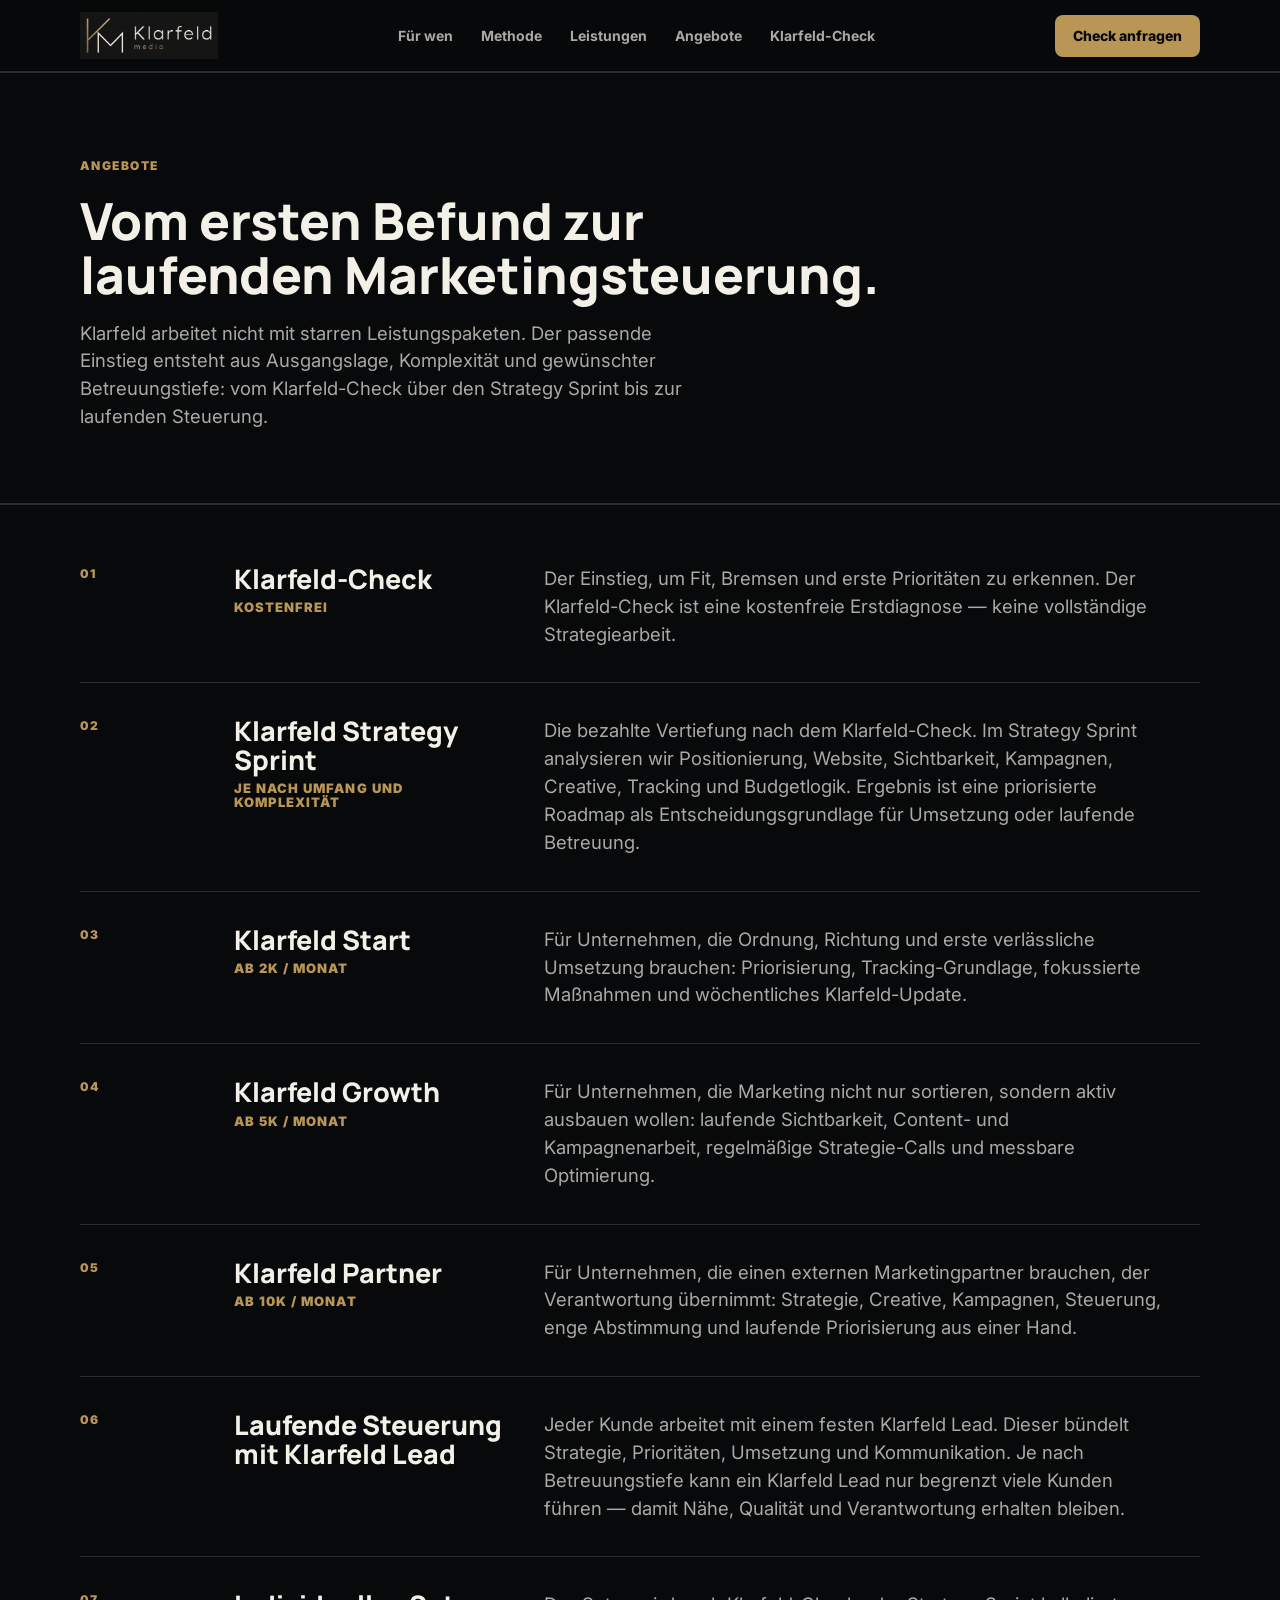
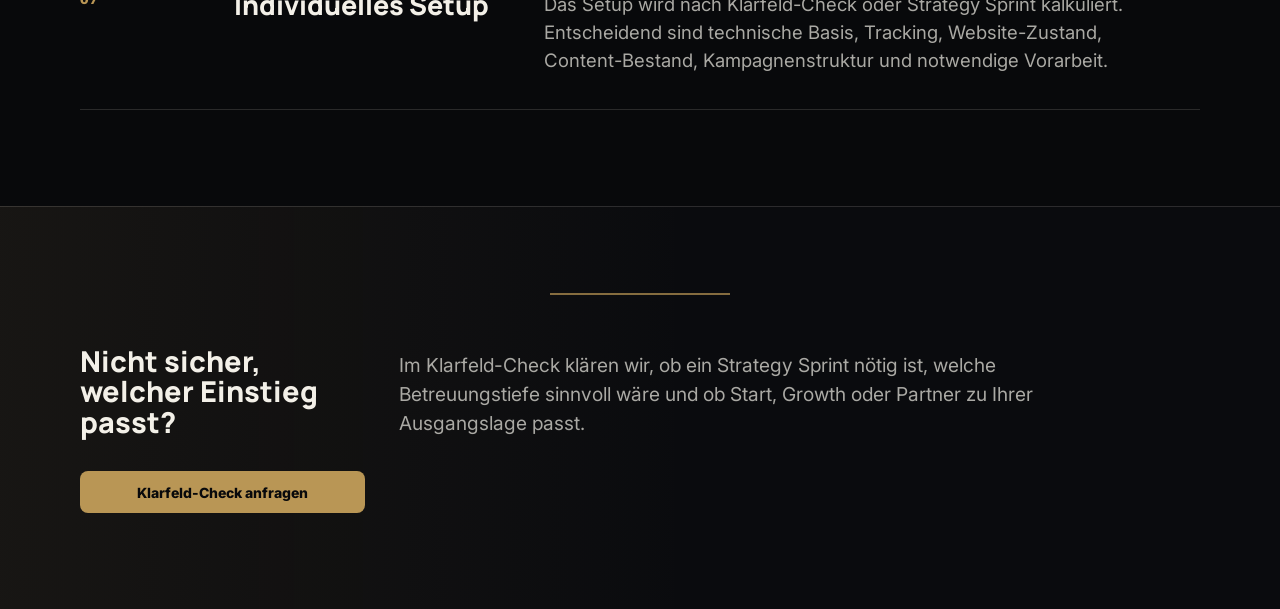
<file: angebote.html>
<!doctype html>
<html lang="de">
  <head>
    <meta charset="utf-8">
    <meta name="viewport" content="width=device-width, initial-scale=1">
    <meta name="description" content="Klarfeld bietet Klarfeld-Check, Strategy Sprint und laufende Betreuung für Unternehmen, die Marketing zentral, transparent und wirksam steuern wollen.">
    <title>Angebote | Klarfeld media</title>
    <link rel="icon" type="image/png" href="assets/klarfeld-media-logo.png">
    <link rel="preconnect" href="https://fonts.googleapis.com">
    <link rel="preconnect" href="https://fonts.gstatic.com" crossorigin>
    <link href="https://fonts.googleapis.com/css2?family=Inter:wght@400;500;600;700;800;900&family=Manrope:wght@600;700;800&display=swap" rel="stylesheet">
    <link rel="stylesheet" href="style.css">
  </head>
  <body>
    <header class="site-header">
      <a class="brand" href="index.html#top" aria-label="Klarfeld Startseite"><img class="brand-logo" src="assets/klarfeld-media-logo.png" width="753" height="258" alt="Klarfeld media"></a>
      <nav class="main-nav" aria-label="Hauptnavigation"><a href="zielgruppen.html">Für wen</a><a href="methode.html">Methode</a><a href="leistungen.html">Leistungen</a><a href="angebote.html">Angebote</a><a href="index.html#kontakt">Klarfeld-Check</a></nav>
      <a class="header-cta" href="index.html#kontakt">Check anfragen</a>
      <button class="menu-toggle" type="button" aria-label="Navigation öffnen" aria-expanded="false" data-menu-toggle><span></span><span></span></button>
    </header>
    <main class="detail-page">
      <section class="detail-hero"><div class="container"><p class="section-label">Angebote</p><h1>Vom ersten Befund zur laufenden Marketingsteuerung.</h1><p class="lead">Klarfeld arbeitet nicht mit starren Leistungspaketen. Der passende Einstieg entsteht aus Ausgangslage, Komplexität und gewünschter Betreuungstiefe: vom Klarfeld-Check über den Strategy Sprint bis zur laufenden Steuerung.</p></div></section>
      <section class="detail-list"><div class="container">
        <article id="klarfeld-check"><span>01</span><h2>Klarfeld-Check <small>kostenfrei</small></h2><p>Der Einstieg, um Fit, Bremsen und erste Prioritäten zu erkennen. Der Klarfeld-Check ist eine kostenfreie Erstdiagnose — keine vollständige Strategiearbeit.</p></article>
        <article id="strategy-sprint"><span>02</span><h2>Klarfeld Strategy Sprint <small>je nach Umfang und Komplexität</small></h2><p>Die bezahlte Vertiefung nach dem Klarfeld-Check. Im Strategy Sprint analysieren wir Positionierung, Website, Sichtbarkeit, Kampagnen, Creative, Tracking und Budgetlogik. Ergebnis ist eine priorisierte Roadmap als Entscheidungsgrundlage für Umsetzung oder laufende Betreuung.</p></article>
        <article id="klarfeld-start"><span>03</span><h2>Klarfeld Start <small>ab 2k / Monat</small></h2><p>Für Unternehmen, die Ordnung, Richtung und erste verlässliche Umsetzung brauchen: Priorisierung, Tracking-Grundlage, fokussierte Maßnahmen und wöchentliches Klarfeld-Update.</p></article>
        <article id="klarfeld-growth"><span>04</span><h2>Klarfeld Growth <small>ab 5k / Monat</small></h2><p>Für Unternehmen, die Marketing nicht nur sortieren, sondern aktiv ausbauen wollen: laufende Sichtbarkeit, Content- und Kampagnenarbeit, regelmäßige Strategie-Calls und messbare Optimierung.</p></article>
        <article id="klarfeld-partner"><span>05</span><h2>Klarfeld Partner <small>ab 10k / Monat</small></h2><p>Für Unternehmen, die einen externen Marketingpartner brauchen, der Verantwortung übernimmt: Strategie, Creative, Kampagnen, Steuerung, enge Abstimmung und laufende Priorisierung aus einer Hand.</p></article>
        <article id="klarfeld-lead"><span>06</span><h2>Laufende Steuerung mit Klarfeld Lead</h2><p>Jeder Kunde arbeitet mit einem festen Klarfeld Lead. Dieser bündelt Strategie, Prioritäten, Umsetzung und Kommunikation. Je nach Betreuungstiefe kann ein Klarfeld Lead nur begrenzt viele Kunden führen — damit Nähe, Qualität und Verantwortung erhalten bleiben.</p></article>
        <article id="setup"><span>07</span><h2>Individuelles Setup</h2><p>Das Setup wird nach Klarfeld-Check oder Strategy Sprint kalkuliert. Entscheidend sind technische Basis, Tracking, Website-Zustand, Content-Bestand, Kampagnenstruktur und notwendige Vorarbeit.</p></article>
      </div></section>
      <section class="detail-cta"><div class="container"><h2>Nicht sicher, welcher Einstieg passt?</h2><p>Im Klarfeld-Check klären wir, ob ein Strategy Sprint nötig ist, welche Betreuungstiefe sinnvoll wäre und ob Start, Growth oder Partner zu Ihrer Ausgangslage passt.</p><a class="btn btn-primary" href="index.html#kontakt">Klarfeld-Check anfragen</a></div></section>
    </main>
    <script src="script.js"></script>
  </body>
</html>
</file>
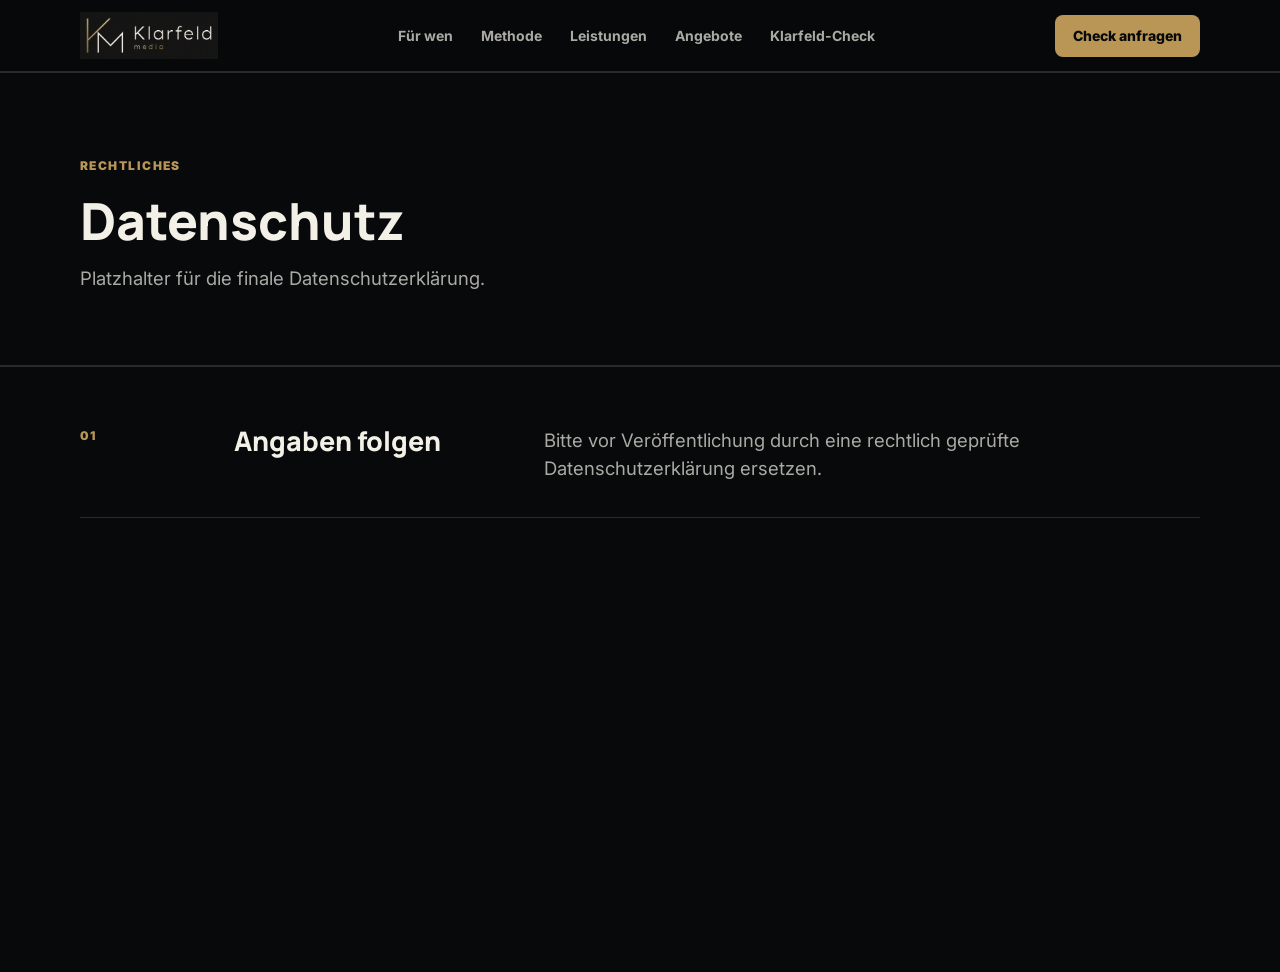
<file: datenschutz.html>
<!doctype html>
<html lang="de">
  <head>
    <meta charset="utf-8">
    <meta name="viewport" content="width=device-width, initial-scale=1">
    <meta name="robots" content="noindex">
    <title>Datenschutz | Klarfeld media</title>
    <link rel="icon" type="image/png" href="assets/klarfeld-media-logo.png">
    <link rel="preconnect" href="https://fonts.googleapis.com">
    <link rel="preconnect" href="https://fonts.gstatic.com" crossorigin>
    <link href="https://fonts.googleapis.com/css2?family=Inter:wght@400;500;600;700;800;900&family=Manrope:wght@600;700;800&display=swap" rel="stylesheet">
    <link rel="stylesheet" href="style.css">
  </head>
  <body>
    <header class="site-header">
      <a class="brand" href="index.html#top" aria-label="Klarfeld Startseite"><img class="brand-logo" src="assets/klarfeld-media-logo.png" width="753" height="258" alt="Klarfeld media"></a>
      <nav class="main-nav" aria-label="Hauptnavigation"><a href="zielgruppen.html">Für wen</a><a href="methode.html">Methode</a><a href="leistungen.html">Leistungen</a><a href="angebote.html">Angebote</a><a href="index.html#kontakt">Klarfeld-Check</a></nav>
      <a class="header-cta" href="index.html#kontakt">Check anfragen</a>
      <button class="menu-toggle" type="button" aria-label="Navigation öffnen" aria-expanded="false" data-menu-toggle><span></span><span></span></button>
    </header>
    <main class="detail-page">
      <section class="detail-hero"><div class="container"><p class="section-label">Rechtliches</p><h1>Datenschutz</h1><p class="lead">Platzhalter für die finale Datenschutzerklärung.</p></div></section>
      <section class="detail-list"><div class="container"><article><span>01</span><h2>Angaben folgen</h2><p>Bitte vor Veröffentlichung durch eine rechtlich geprüfte Datenschutzerklärung ersetzen.</p></article></div></section>
    </main>
    <script src="script.js"></script>
  </body>
</html>
</file>
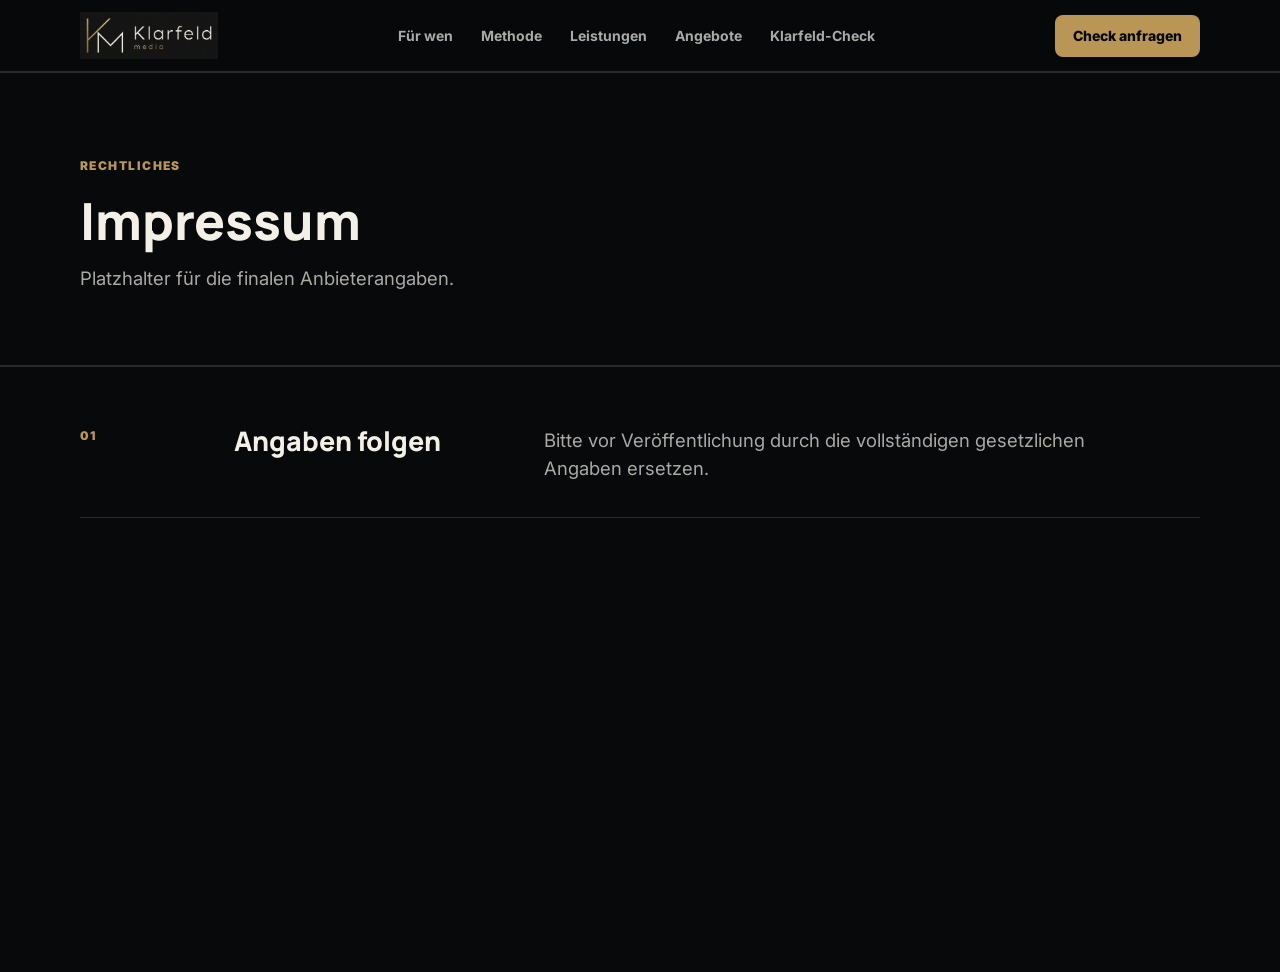
<file: impressum.html>
<!doctype html>
<html lang="de">
  <head>
    <meta charset="utf-8">
    <meta name="viewport" content="width=device-width, initial-scale=1">
    <meta name="robots" content="noindex">
    <title>Impressum | Klarfeld media</title>
    <link rel="icon" type="image/png" href="assets/klarfeld-media-logo.png">
    <link rel="preconnect" href="https://fonts.googleapis.com">
    <link rel="preconnect" href="https://fonts.gstatic.com" crossorigin>
    <link href="https://fonts.googleapis.com/css2?family=Inter:wght@400;500;600;700;800;900&family=Manrope:wght@600;700;800&display=swap" rel="stylesheet">
    <link rel="stylesheet" href="style.css">
  </head>
  <body>
    <header class="site-header">
      <a class="brand" href="index.html#top" aria-label="Klarfeld Startseite"><img class="brand-logo" src="assets/klarfeld-media-logo.png" width="753" height="258" alt="Klarfeld media"></a>
      <nav class="main-nav" aria-label="Hauptnavigation"><a href="zielgruppen.html">Für wen</a><a href="methode.html">Methode</a><a href="leistungen.html">Leistungen</a><a href="angebote.html">Angebote</a><a href="index.html#kontakt">Klarfeld-Check</a></nav>
      <a class="header-cta" href="index.html#kontakt">Check anfragen</a>
      <button class="menu-toggle" type="button" aria-label="Navigation öffnen" aria-expanded="false" data-menu-toggle><span></span><span></span></button>
    </header>
    <main class="detail-page">
      <section class="detail-hero"><div class="container"><p class="section-label">Rechtliches</p><h1>Impressum</h1><p class="lead">Platzhalter für die finalen Anbieterangaben.</p></div></section>
      <section class="detail-list"><div class="container"><article><span>01</span><h2>Angaben folgen</h2><p>Bitte vor Veröffentlichung durch die vollständigen gesetzlichen Angaben ersetzen.</p></article></div></section>
    </main>
    <script src="script.js"></script>
  </body>
</html>
</file>
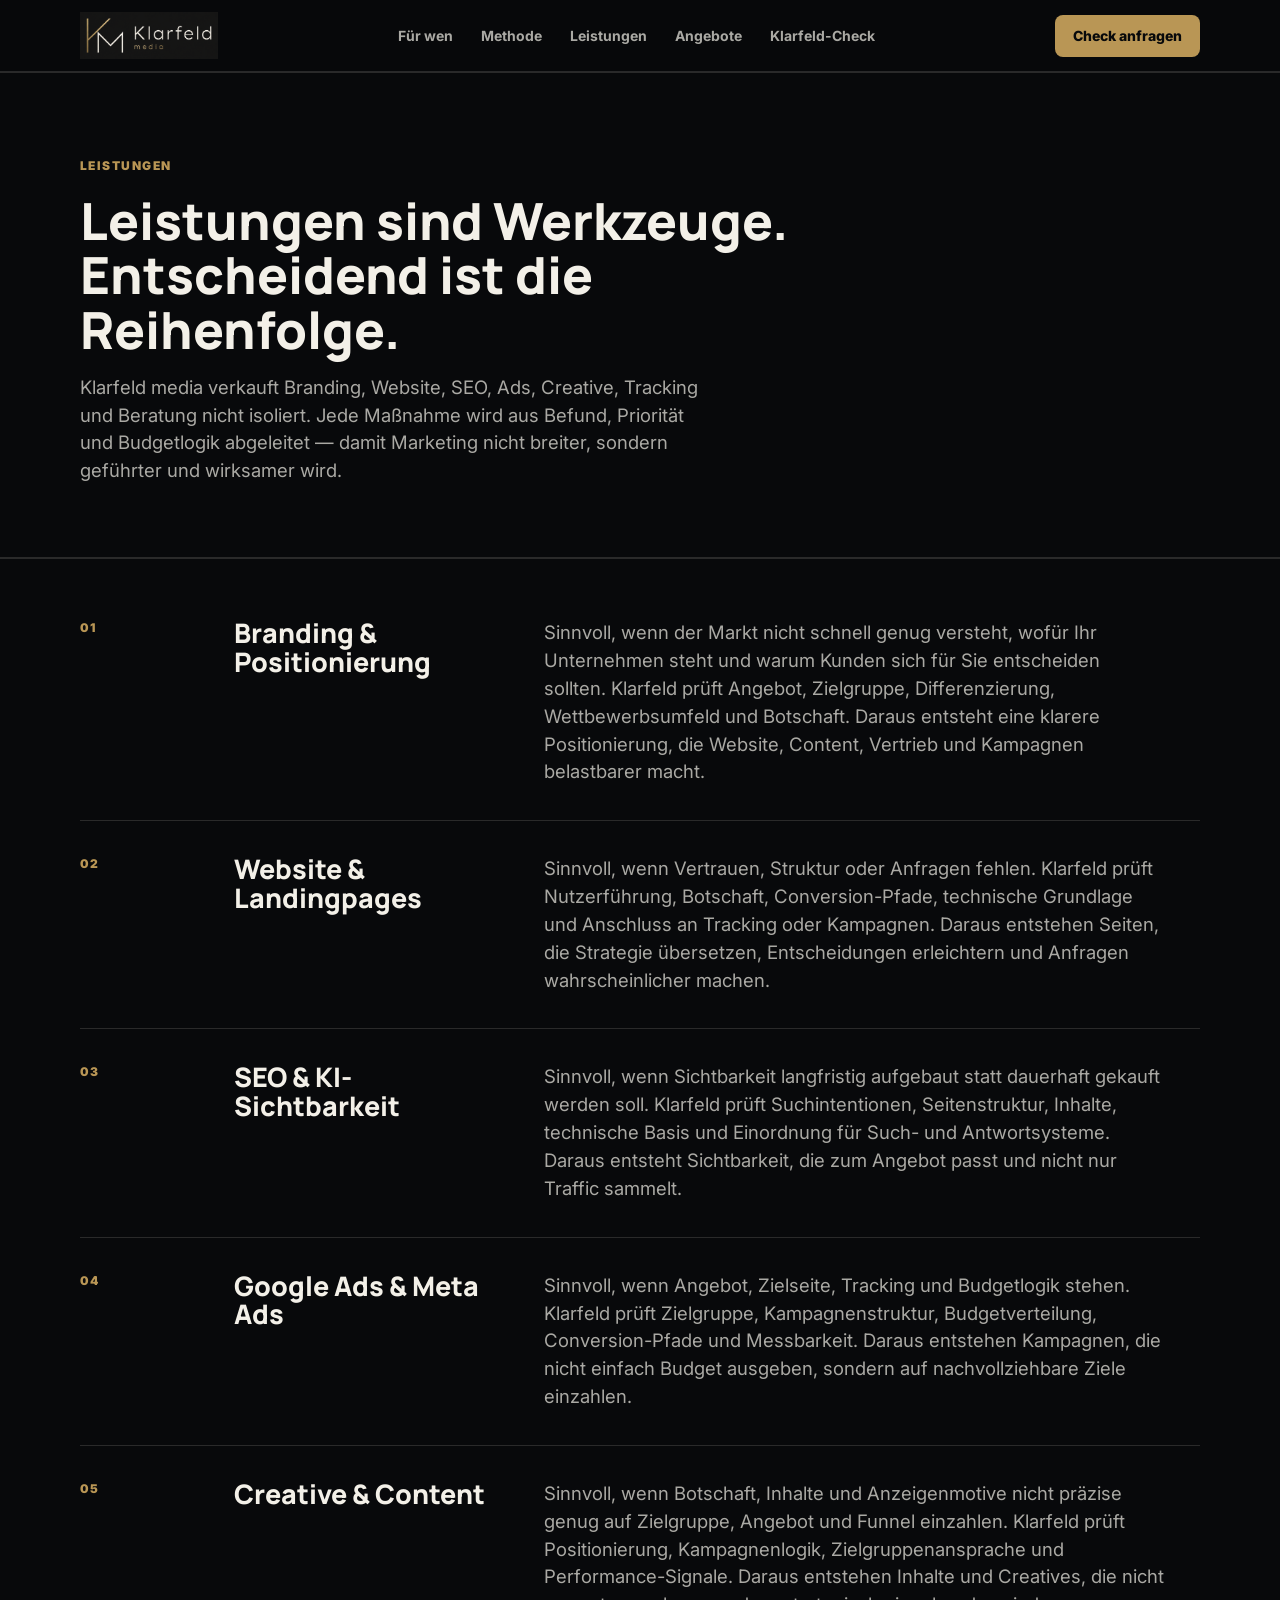
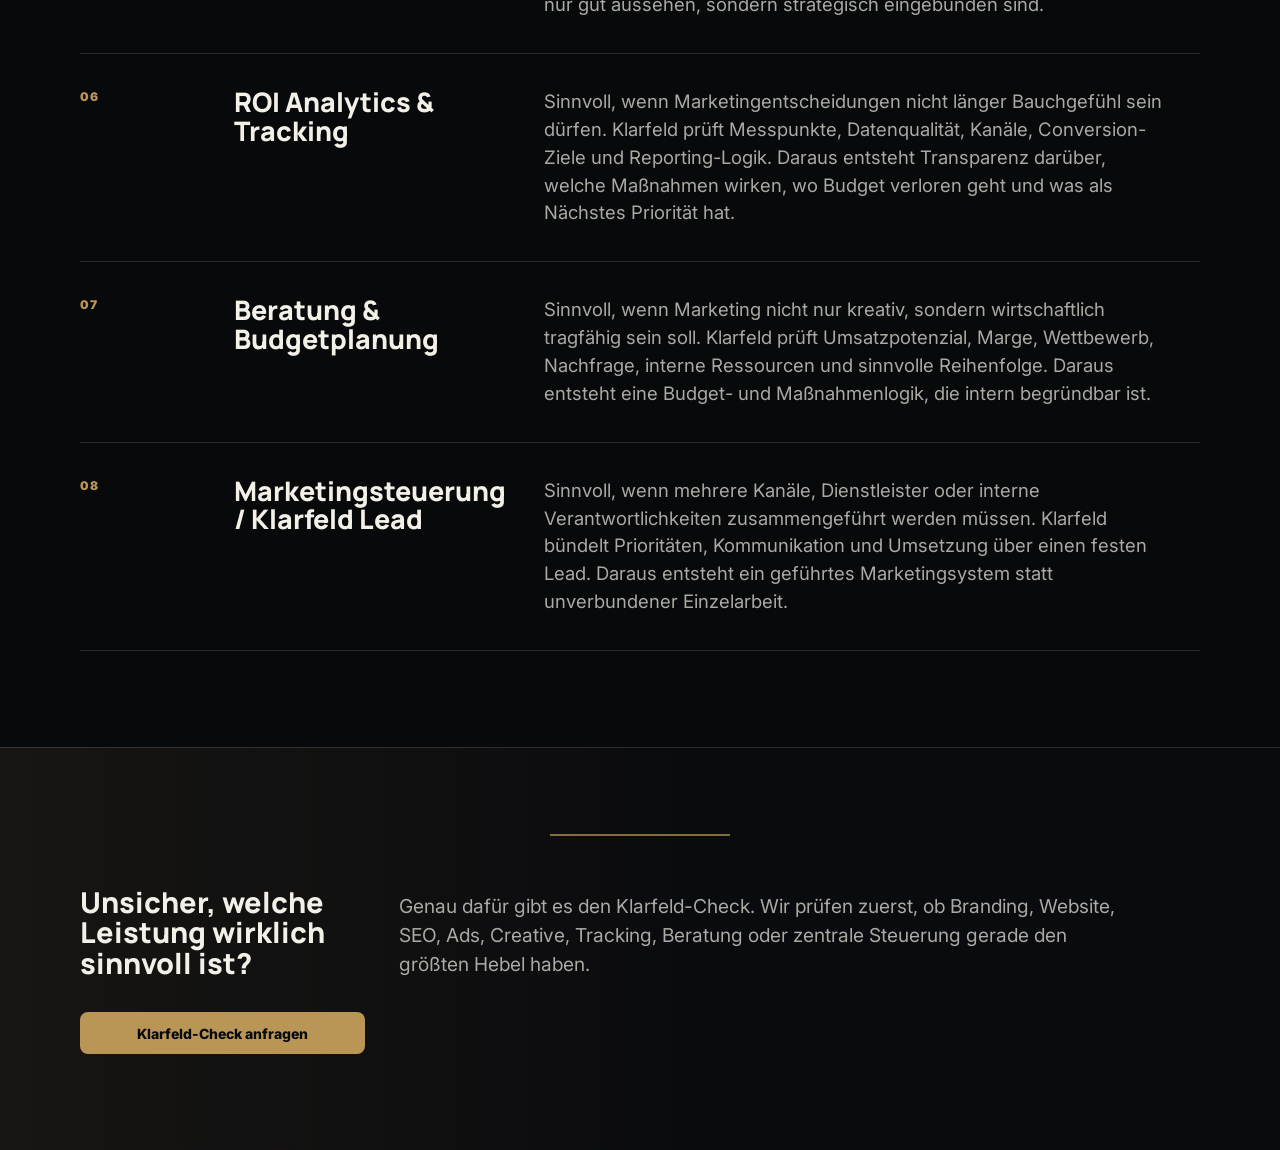
<file: leistungen.html>
<!doctype html>
<html lang="de">
  <head>
    <meta charset="utf-8">
    <meta name="viewport" content="width=device-width, initial-scale=1">
    <meta name="description" content="Klarfeld steuert Branding, Website, SEO, Ads, Creative, Tracking und Beratung als Werkzeuge innerhalb einer zentralen Marketinglogik.">
    <title>Leistungen | Klarfeld media</title>
    <link rel="icon" type="image/png" href="assets/klarfeld-media-logo.png">
    <link rel="preconnect" href="https://fonts.googleapis.com">
    <link rel="preconnect" href="https://fonts.gstatic.com" crossorigin>
    <link href="https://fonts.googleapis.com/css2?family=Inter:wght@400;500;600;700;800;900&family=Manrope:wght@600;700;800&display=swap" rel="stylesheet">
    <link rel="stylesheet" href="style.css">
  </head>
  <body>
    <header class="site-header">
      <a class="brand" href="index.html#top" aria-label="Klarfeld Startseite">
        <img class="brand-logo" src="assets/klarfeld-media-logo.png" width="753" height="258" alt="Klarfeld media">
      </a>
      <nav class="main-nav" aria-label="Hauptnavigation">
        <a href="zielgruppen.html">Für wen</a>
        <a href="methode.html">Methode</a>
        <a href="leistungen.html">Leistungen</a>
        <a href="angebote.html">Angebote</a>
        <a href="index.html#kontakt">Klarfeld-Check</a>
      </nav>
      <a class="header-cta" href="index.html#kontakt">Check anfragen</a>
      <button class="menu-toggle" type="button" aria-label="Navigation öffnen" aria-expanded="false" data-menu-toggle><span></span><span></span></button>
    </header>

    <main class="detail-page">
      <section class="detail-hero">
        <div class="container">
          <p class="section-label">Leistungen</p>
          <h1>Leistungen sind Werkzeuge. Entscheidend ist die Reihenfolge.</h1>
          <p class="lead">Klarfeld media verkauft Branding, Website, SEO, Ads, Creative, Tracking und Beratung nicht isoliert. Jede Maßnahme wird aus Befund, Priorität und Budgetlogik abgeleitet — damit Marketing nicht breiter, sondern geführter und wirksamer wird.</p>
        </div>
      </section>

      <section class="detail-list">
        <div class="container">
          <article id="branding-positionierung"><span>01</span><h2>Branding & Positionierung</h2><p>Sinnvoll, wenn der Markt nicht schnell genug versteht, wofür Ihr Unternehmen steht und warum Kunden sich für Sie entscheiden sollten. Klarfeld prüft Angebot, Zielgruppe, Differenzierung, Wettbewerbsumfeld und Botschaft. Daraus entsteht eine klarere Positionierung, die Website, Content, Vertrieb und Kampagnen belastbarer macht.</p></article>
          <article id="website-landingpages"><span>02</span><h2>Website & Landingpages</h2><p>Sinnvoll, wenn Vertrauen, Struktur oder Anfragen fehlen. Klarfeld prüft Nutzerführung, Botschaft, Conversion-Pfade, technische Grundlage und Anschluss an Tracking oder Kampagnen. Daraus entstehen Seiten, die Strategie übersetzen, Entscheidungen erleichtern und Anfragen wahrscheinlicher machen.</p></article>
          <article id="seo-geo"><span>03</span><h2>SEO & KI-Sichtbarkeit</h2><p>Sinnvoll, wenn Sichtbarkeit langfristig aufgebaut statt dauerhaft gekauft werden soll. Klarfeld prüft Suchintentionen, Seitenstruktur, Inhalte, technische Basis und Einordnung für Such- und Antwortsysteme. Daraus entsteht Sichtbarkeit, die zum Angebot passt und nicht nur Traffic sammelt.</p></article>
          <article id="ads"><span>04</span><h2>Google Ads & Meta Ads</h2><p>Sinnvoll, wenn Angebot, Zielseite, Tracking und Budgetlogik stehen. Klarfeld prüft Zielgruppe, Kampagnenstruktur, Budgetverteilung, Conversion-Pfade und Messbarkeit. Daraus entstehen Kampagnen, die nicht einfach Budget ausgeben, sondern auf nachvollziehbare Ziele einzahlen.</p></article>
          <article id="creative-content"><span>05</span><h2>Creative & Content</h2><p>Sinnvoll, wenn Botschaft, Inhalte und Anzeigenmotive nicht präzise genug auf Zielgruppe, Angebot und Funnel einzahlen. Klarfeld prüft Positionierung, Kampagnenlogik, Zielgruppenansprache und Performance-Signale. Daraus entstehen Inhalte und Creatives, die nicht nur gut aussehen, sondern strategisch eingebunden sind.</p></article>
          <article id="tracking-roi-analytics"><span>06</span><h2>ROI Analytics & Tracking</h2><p>Sinnvoll, wenn Marketingentscheidungen nicht länger Bauchgefühl sein dürfen. Klarfeld prüft Messpunkte, Datenqualität, Kanäle, Conversion-Ziele und Reporting-Logik. Daraus entsteht Transparenz darüber, welche Maßnahmen wirken, wo Budget verloren geht und was als Nächstes Priorität hat.</p></article>
          <article id="marketingberatung-budgetplanung"><span>07</span><h2>Beratung & Budgetplanung</h2><p>Sinnvoll, wenn Marketing nicht nur kreativ, sondern wirtschaftlich tragfähig sein soll. Klarfeld prüft Umsatzpotenzial, Marge, Wettbewerb, Nachfrage, interne Ressourcen und sinnvolle Reihenfolge. Daraus entsteht eine Budget- und Maßnahmenlogik, die intern begründbar ist.</p></article>
          <article id="marketingsteuerung-klarfeld-lead"><span>08</span><h2>Marketingsteuerung / Klarfeld Lead</h2><p>Sinnvoll, wenn mehrere Kanäle, Dienstleister oder interne Verantwortlichkeiten zusammengeführt werden müssen. Klarfeld bündelt Prioritäten, Kommunikation und Umsetzung über einen festen Lead. Daraus entsteht ein geführtes Marketingsystem statt unverbundener Einzelarbeit.</p></article>
        </div>
      </section>
      <section class="detail-cta"><div class="container"><h2>Unsicher, welche Leistung wirklich sinnvoll ist?</h2><p>Genau dafür gibt es den Klarfeld-Check. Wir prüfen zuerst, ob Branding, Website, SEO, Ads, Creative, Tracking, Beratung oder zentrale Steuerung gerade den größten Hebel haben.</p><a class="btn btn-primary" href="index.html#kontakt">Klarfeld-Check anfragen</a></div></section>
    </main>
    <script src="script.js"></script>
  </body>
</html>
</file>
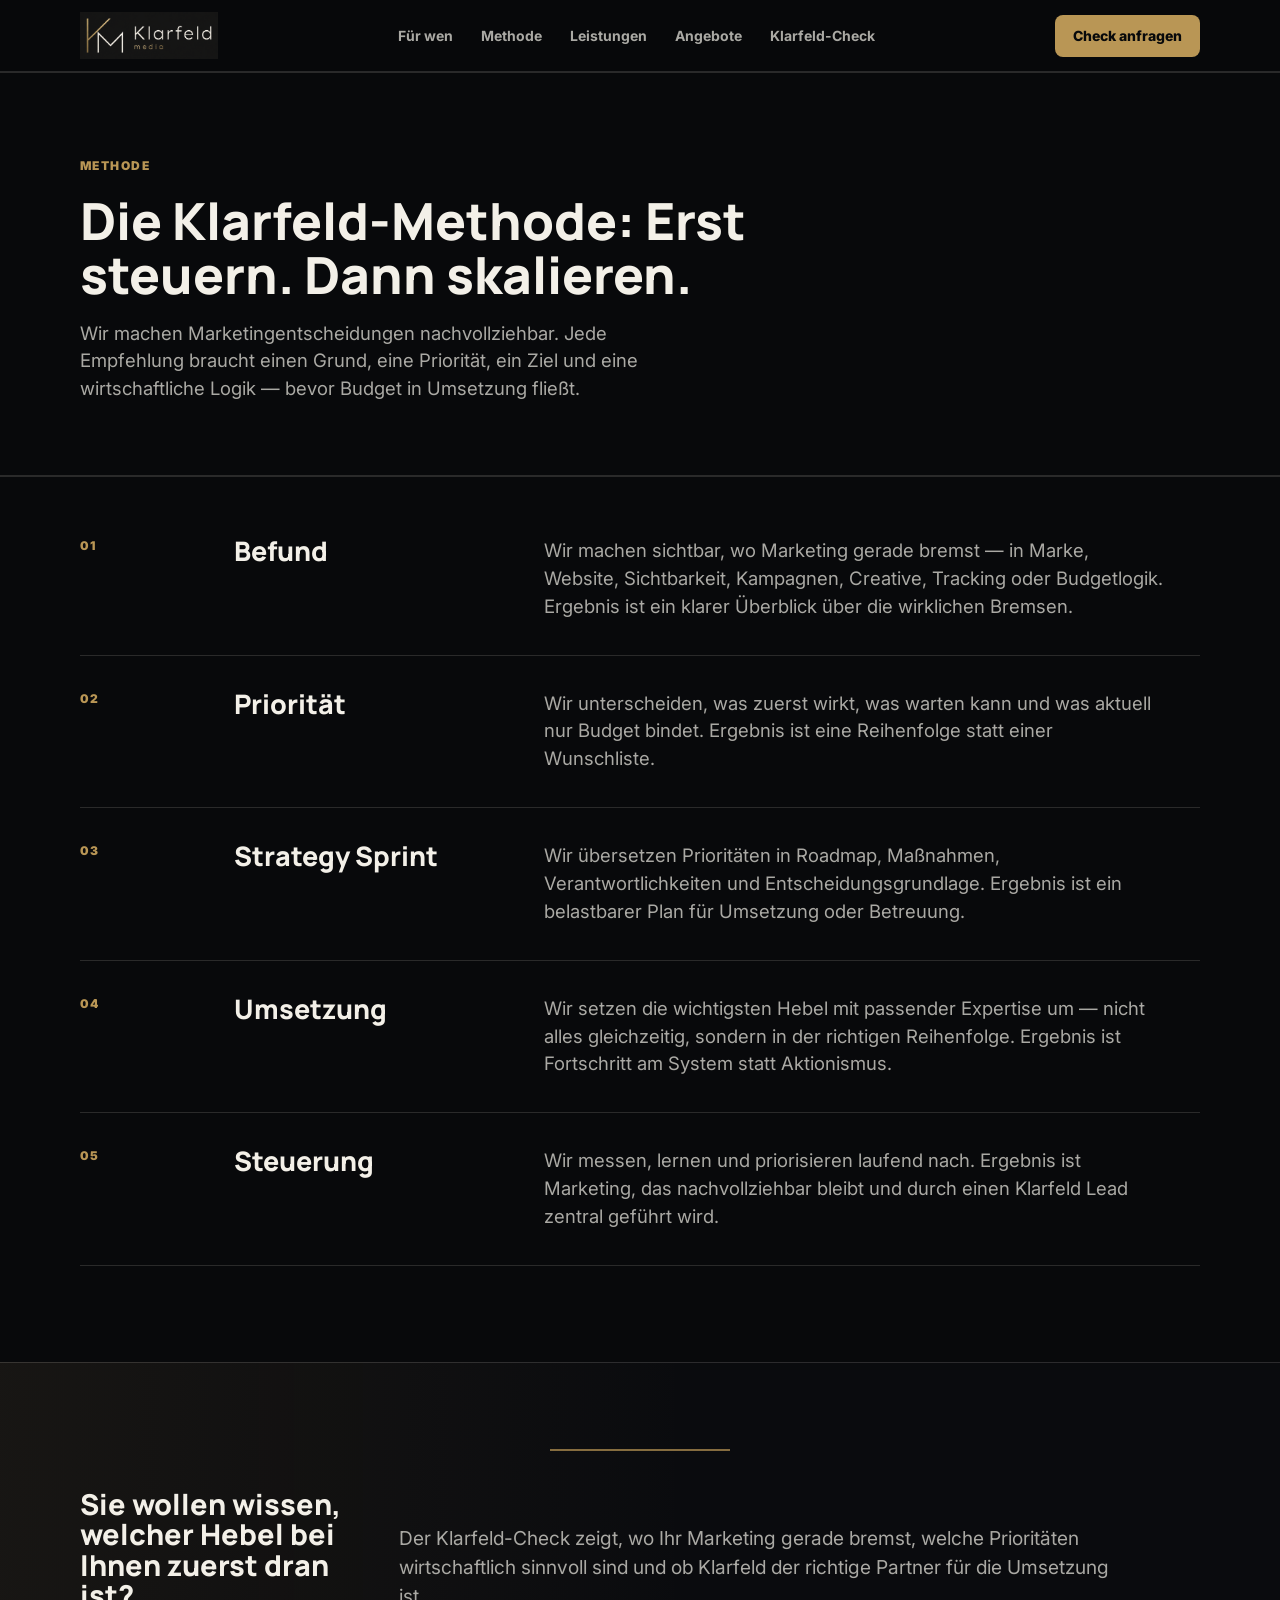
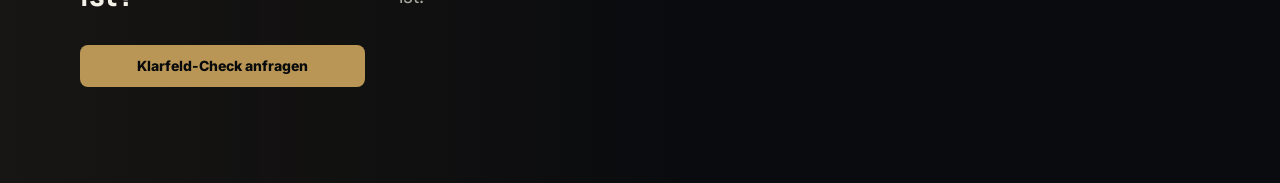
<file: methode.html>
<!doctype html>
<html lang="de">
  <head>
    <meta charset="utf-8">
    <meta name="viewport" content="width=device-width, initial-scale=1">
    <meta name="description" content="Die Klarfeld-Methode führt von Diagnose und Priorisierung über den Strategy Sprint bis zur laufenden Marketingsteuerung.">
    <title>Methode | Klarfeld media</title>
    <link rel="icon" type="image/png" href="assets/klarfeld-media-logo.png">
    <link rel="preconnect" href="https://fonts.googleapis.com">
    <link rel="preconnect" href="https://fonts.gstatic.com" crossorigin>
    <link href="https://fonts.googleapis.com/css2?family=Inter:wght@400;500;600;700;800;900&family=Manrope:wght@600;700;800&display=swap" rel="stylesheet">
    <link rel="stylesheet" href="style.css">
  </head>
  <body>
    <header class="site-header">
      <a class="brand" href="index.html#top" aria-label="Klarfeld Startseite"><img class="brand-logo" src="assets/klarfeld-media-logo.png" width="753" height="258" alt="Klarfeld media"></a>
      <nav class="main-nav" aria-label="Hauptnavigation"><a href="zielgruppen.html">Für wen</a><a href="methode.html">Methode</a><a href="leistungen.html">Leistungen</a><a href="angebote.html">Angebote</a><a href="index.html#kontakt">Klarfeld-Check</a></nav>
      <a class="header-cta" href="index.html#kontakt">Check anfragen</a>
      <button class="menu-toggle" type="button" aria-label="Navigation öffnen" aria-expanded="false" data-menu-toggle><span></span><span></span></button>
    </header>
    <main class="detail-page">
      <section class="detail-hero"><div class="container"><p class="section-label">Methode</p><h1>Die Klarfeld-Methode: Erst steuern. Dann skalieren.</h1><p class="lead">Wir machen Marketingentscheidungen nachvollziehbar. Jede Empfehlung braucht einen Grund, eine Priorität, ein Ziel und eine wirtschaftliche Logik — bevor Budget in Umsetzung fließt.</p></div></section>
      <section class="detail-list"><div class="container">
        <article id="analyse"><span>01</span><h2>Befund</h2><p>Wir machen sichtbar, wo Marketing gerade bremst — in Marke, Website, Sichtbarkeit, Kampagnen, Creative, Tracking oder Budgetlogik. Ergebnis ist ein klarer Überblick über die wirklichen Bremsen.</p></article>
        <article id="priorisierung"><span>02</span><h2>Priorität</h2><p>Wir unterscheiden, was zuerst wirkt, was warten kann und was aktuell nur Budget bindet. Ergebnis ist eine Reihenfolge statt einer Wunschliste.</p></article>
        <article id="strategy-sprint"><span>03</span><h2>Strategy Sprint</h2><p>Wir übersetzen Prioritäten in Roadmap, Maßnahmen, Verantwortlichkeiten und Entscheidungsgrundlage. Ergebnis ist ein belastbarer Plan für Umsetzung oder Betreuung.</p></article>
        <article id="umsetzung"><span>04</span><h2>Umsetzung</h2><p>Wir setzen die wichtigsten Hebel mit passender Expertise um — nicht alles gleichzeitig, sondern in der richtigen Reihenfolge. Ergebnis ist Fortschritt am System statt Aktionismus.</p></article>
        <article id="steuerung"><span>05</span><h2>Steuerung</h2><p>Wir messen, lernen und priorisieren laufend nach. Ergebnis ist Marketing, das nachvollziehbar bleibt und durch einen Klarfeld Lead zentral geführt wird.</p></article>
      </div></section>
      <section class="detail-cta"><div class="container"><h2>Sie wollen wissen, welcher Hebel bei Ihnen zuerst dran ist?</h2><p>Der Klarfeld-Check zeigt, wo Ihr Marketing gerade bremst, welche Prioritäten wirtschaftlich sinnvoll sind und ob Klarfeld der richtige Partner für die Umsetzung ist.</p><a class="btn btn-primary" href="index.html#kontakt">Klarfeld-Check anfragen</a></div></section>
    </main>
    <script src="script.js"></script>
  </body>
</html>
</file>
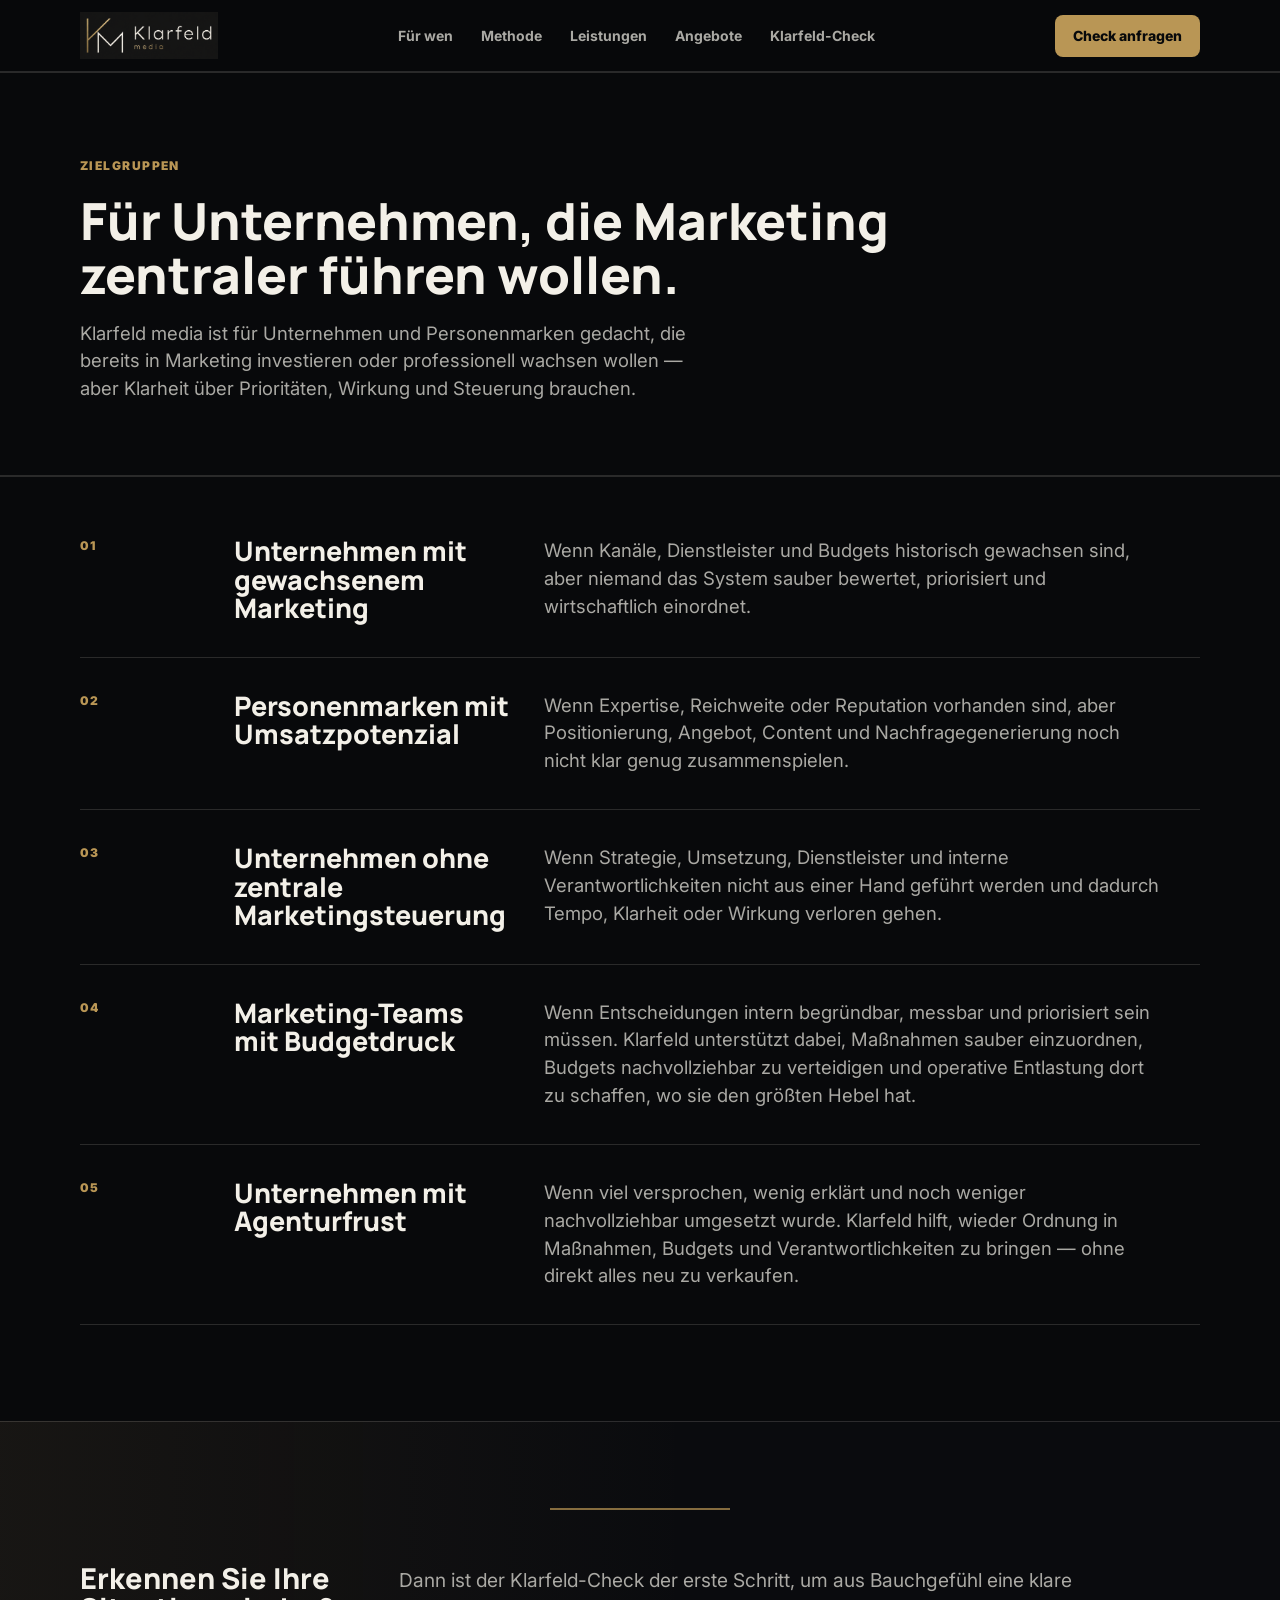
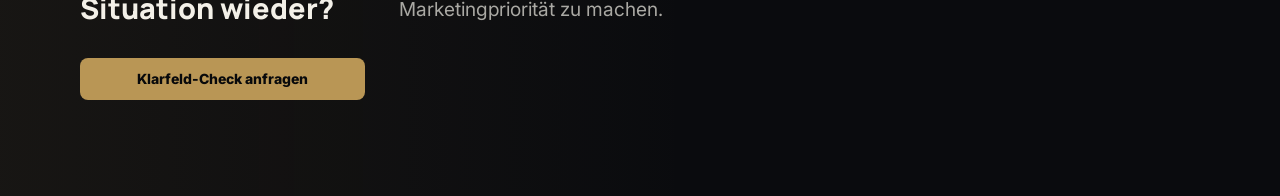
<file: zielgruppen.html>
<!doctype html>
<html lang="de">
  <head>
    <meta charset="utf-8">
    <meta name="viewport" content="width=device-width, initial-scale=1">
    <meta name="description" content="Klarfeld ist für Unternehmen und Personenmarken, die Marketing zentraler führen und Klarheit über Prioritäten, Wirkung und Steuerung brauchen.">
    <title>Zielgruppen | Klarfeld media</title>
    <link rel="icon" type="image/png" href="assets/klarfeld-media-logo.png">
    <link rel="preconnect" href="https://fonts.googleapis.com">
    <link rel="preconnect" href="https://fonts.gstatic.com" crossorigin>
    <link href="https://fonts.googleapis.com/css2?family=Inter:wght@400;500;600;700;800;900&family=Manrope:wght@600;700;800&display=swap" rel="stylesheet">
    <link rel="stylesheet" href="style.css">
  </head>
  <body>
    <header class="site-header">
      <a class="brand" href="index.html#top" aria-label="Klarfeld Startseite"><img class="brand-logo" src="assets/klarfeld-media-logo.png" width="753" height="258" alt="Klarfeld media"></a>
      <nav class="main-nav" aria-label="Hauptnavigation"><a href="zielgruppen.html">Für wen</a><a href="methode.html">Methode</a><a href="leistungen.html">Leistungen</a><a href="angebote.html">Angebote</a><a href="index.html#kontakt">Klarfeld-Check</a></nav>
      <a class="header-cta" href="index.html#kontakt">Check anfragen</a>
      <button class="menu-toggle" type="button" aria-label="Navigation öffnen" aria-expanded="false" data-menu-toggle><span></span><span></span></button>
    </header>
    <main class="detail-page">
      <section class="detail-hero"><div class="container"><p class="section-label">Zielgruppen</p><h1>Für Unternehmen, die Marketing zentraler führen wollen.</h1><p class="lead">Klarfeld media ist für Unternehmen und Personenmarken gedacht, die bereits in Marketing investieren oder professionell wachsen wollen — aber Klarheit über Prioritäten, Wirkung und Steuerung brauchen.</p></div></section>
      <section class="detail-list"><div class="container">
        <article id="mittelstand"><span>01</span><h2>Unternehmen mit gewachsenem Marketing</h2><p>Wenn Kanäle, Dienstleister und Budgets historisch gewachsen sind, aber niemand das System sauber bewertet, priorisiert und wirtschaftlich einordnet.</p></article>
        <article id="personenmarken"><span>02</span><h2>Personenmarken mit Umsatzpotenzial</h2><p>Wenn Expertise, Reichweite oder Reputation vorhanden sind, aber Positionierung, Angebot, Content und Nachfragegenerierung noch nicht klar genug zusammenspielen.</p></article>
        <article id="zentrale-steuerung"><span>03</span><h2>Unternehmen ohne zentrale Marketingsteuerung</h2><p>Wenn Strategie, Umsetzung, Dienstleister und interne Verantwortlichkeiten nicht aus einer Hand geführt werden und dadurch Tempo, Klarheit oder Wirkung verloren gehen.</p></article>
        <article id="marketing-verantwortliche"><span>04</span><h2>Marketing-Teams mit Budgetdruck</h2><p>Wenn Entscheidungen intern begründbar, messbar und priorisiert sein müssen. Klarfeld unterstützt dabei, Maßnahmen sauber einzuordnen, Budgets nachvollziehbar zu verteidigen und operative Entlastung dort zu schaffen, wo sie den größten Hebel hat.</p></article>
        <article id="agenturfrust"><span>05</span><h2>Unternehmen mit Agenturfrust</h2><p>Wenn viel versprochen, wenig erklärt und noch weniger nachvollziehbar umgesetzt wurde. Klarfeld hilft, wieder Ordnung in Maßnahmen, Budgets und Verantwortlichkeiten zu bringen — ohne direkt alles neu zu verkaufen.</p></article>
      </div></section>
      <section class="detail-cta"><div class="container"><h2>Erkennen Sie Ihre Situation wieder?</h2><p>Dann ist der Klarfeld-Check der erste Schritt, um aus Bauchgefühl eine klare Marketingpriorität zu machen.</p><a class="btn btn-primary" href="index.html#kontakt">Klarfeld-Check anfragen</a></div></section>
    </main>
    <script src="script.js"></script>
  </body>
</html>
</file>
<file: style.css>
:root {
  --bg: #08090b;
  --bg-soft: #0d0f13;
  --panel: #111318;
  --panel-strong: #171a20;
  --ink: #f3f0e8;
  --muted: #aaa9a4;
  --soft: #747672;
  --line: rgba(243, 240, 232, 0.14);
  --line-strong: rgba(243, 240, 232, 0.22);
  --gold: #b99655;
  --gold-soft: rgba(185, 150, 85, 0.16);
  --danger: #d79a64;
  --radius: 8px;
  --display: "Manrope", "Inter", Arial, sans-serif;
  --sans: "Inter", Arial, sans-serif;
}

* { box-sizing: border-box; }

html { scroll-behavior: smooth; }

body {
  margin: 0;
  background: var(--bg);
  color: var(--ink);
  font-family: var(--sans);
  line-height: 1.5;
}

body.menu-open { overflow: hidden; }

a {
  color: inherit;
  text-decoration: none;
}

img {
  display: block;
  width: 100%;
}

p,
h1,
h2,
h3 {
  margin: 0;
}

input,
textarea,
button {
  font: inherit;
}

.container {
  width: min(1120px, calc(100% - 48px));
  margin: 0 auto;
}

.site-header {
  position: sticky;
  z-index: 30;
  top: 0;
  display: grid;
  grid-template-columns: auto 1fr auto;
  align-items: center;
  gap: 34px;
  min-height: 72px;
  padding: 0 max(24px, calc((100vw - 1120px) / 2));
  background: rgba(8, 9, 11, 0.94);
  border-bottom: 1px solid var(--line);
  backdrop-filter: blur(16px);
}

.brand,
.footer-brand {
  display: inline-flex;
  align-items: center;
  line-height: 0;
}

.brand-logo {
  width: 138px;
  height: auto;
}

.footer-brand .brand-logo {
  width: 174px;
}

.main-nav {
  display: flex;
  justify-content: center;
  gap: 28px;
  color: var(--muted);
  font-size: 14px;
  font-weight: 700;
}

.main-nav a:hover,
.site-footer a:hover,
.text-link:hover {
  color: var(--gold);
}

.header-cta,
.btn {
  display: inline-flex;
  align-items: center;
  justify-content: center;
  min-height: 42px;
  padding: 0 18px;
  border: 0;
  border-radius: var(--radius);
  font-size: 14px;
  font-weight: 800;
  cursor: pointer;
}

.header-cta,
.btn-primary {
  color: #08090b;
  background: var(--gold);
}

.header-cta:hover,
.btn-primary:hover {
  background: #d0b174;
}

.btn-secondary {
  color: var(--ink);
  border: 1px solid var(--line);
  background: transparent;
}

.btn-secondary:hover {
  border-color: rgba(185, 150, 85, 0.5);
  color: var(--gold);
}

.menu-toggle {
  display: none;
}

section,
#kontakt {
  scroll-margin-top: 96px;
}

.eyebrow,
.section-label {
  color: var(--gold);
  font-size: 12px;
  font-weight: 900;
  letter-spacing: 0.12em;
  text-transform: uppercase;
}

h1,
h2 {
  font-family: var(--display);
  font-weight: 800;
  letter-spacing: 0;
  line-height: 1.06;
  overflow-wrap: break-word;
  hyphens: auto;
}

h1 {
  max-width: 720px;
  margin-top: 18px;
  font-size: clamp(34px, 4vw, 54px);
}

h2 {
  max-width: 820px;
  font-size: clamp(24px, 2.45vw, 34px);
}

h3 {
  font-size: clamp(19px, 1.65vw, 25px);
  line-height: 1.14;
}

.lead {
  max-width: 650px;
  margin-top: 18px;
  color: var(--muted);
  font-size: clamp(17px, 1.45vw, 20px);
}

.hero {
  padding: 62px 0 78px;
}

.hero-grid {
  display: grid;
  grid-template-columns: minmax(0, 0.94fr) minmax(360px, 0.72fr);
  gap: 58px;
  align-items: center;
}

.hero-copy {
  max-width: 720px;
}

.hero-thesis {
  max-width: 720px;
  margin-top: 14px;
  color: var(--ink);
  font-family: var(--display);
  font-size: clamp(19px, 1.55vw, 24px);
  font-weight: 800;
  line-height: 1.16;
}

.hero-fit {
  max-width: 620px;
  margin-top: 16px;
  padding-left: 16px;
  border-left: 2px solid rgba(185, 150, 85, 0.5);
  color: var(--ink);
  font-size: 16px;
  font-weight: 700;
}

.actions {
  display: flex;
  flex-wrap: wrap;
  gap: 12px;
  margin-top: 30px;
}

.trust-line {
  max-width: 620px;
  margin-top: 28px;
  color: var(--soft);
  font-size: 15px;
  font-weight: 700;
}

.hero-visual {
  position: relative;
}

.hero-media {
  margin: 0;
}

.hero-media img {
  min-height: 500px;
  max-height: min(560px, calc(100vh - 138px));
  aspect-ratio: 5 / 4;
  object-fit: cover;
  border-radius: var(--radius);
  filter: saturate(0.86) contrast(1.04);
}

.audit-panel {
  position: absolute;
  right: 18px;
  bottom: 18px;
  width: min(340px, calc(100% - 36px));
  padding: 18px;
  background: rgba(13, 15, 19, 0.88);
  border: 1px solid rgba(243, 240, 232, 0.16);
  border-radius: var(--radius);
  box-shadow: 0 28px 80px rgba(0, 0, 0, 0.42);
  backdrop-filter: blur(18px);
}

.audit-title {
  margin-bottom: 12px;
  color: var(--gold);
  font-size: 12px;
  font-weight: 900;
  letter-spacing: 0.12em;
  text-transform: uppercase;
}

.audit-row,
.audit-priority {
  display: flex;
  justify-content: space-between;
  gap: 18px;
  padding: 10px 0;
  border-top: 1px solid var(--line);
  color: var(--muted);
  font-size: 14px;
}

.audit-row strong,
.audit-priority strong {
  color: var(--ink);
  text-align: right;
}

.audit-row.warning strong {
  color: var(--danger);
}

.audit-priority {
  display: grid;
  gap: 6px;
  margin-top: 6px;
  padding: 12px;
  background: rgba(185, 150, 85, 0.1);
  border: 1px solid rgba(185, 150, 85, 0.24);
  border-radius: var(--radius);
}

.audit-priority strong {
  color: var(--gold);
  text-align: left;
}

.manifest {
  padding: 86px 0;
  border-top: 1px solid var(--line);
  border-bottom: 1px solid var(--line);
  background:
    linear-gradient(rgba(243, 240, 232, 0.035) 1px, transparent 1px),
    linear-gradient(90deg, rgba(243, 240, 232, 0.028) 1px, transparent 1px),
    var(--bg-soft);
  background-size: 48px 48px;
}

.manifest-line p {
  max-width: 1040px;
  color: var(--ink);
  font-family: var(--display);
  font-size: clamp(28px, 3.6vw, 46px);
  font-weight: 800;
  line-height: 1.02;
}

.manifest-line span {
  display: block;
}

.manifest-line span + span {
  margin-top: 8px;
}

.problem,
.image-statement,
.philosophy,
.method,
.audience,
.services,
.process,
.faq,
.packages,
.consulting-visual,
.final-cta,
.detail-hero,
.detail-list {
  position: relative;
  padding: 92px 0;
  border-top: 1px solid var(--line);
}

.problem::before,
.image-statement::before,
.philosophy::before,
.method::before,
.audience::before,
.services::before,
.process::before,
.faq::before,
.packages::before,
.consulting-visual::before {
  content: "";
  position: absolute;
  top: -1px;
  left: max(24px, calc((100vw - 1120px) / 2));
  width: min(180px, calc(100vw - 48px));
  height: 2px;
  background: var(--gold);
  opacity: 0.72;
}

.statement-grid,
.split-head,
.editorial-grid {
  display: grid;
  grid-template-columns: minmax(180px, 0.28fr) minmax(0, 1fr);
  gap: 64px;
  align-items: start;
}

.statement-grid p:not(.section-label) {
  max-width: 760px;
  margin-top: 22px;
  color: var(--muted);
  font-size: clamp(18px, 1.6vw, 22px);
}

.text-link {
  display: inline-flex;
  margin-top: 24px;
  color: var(--gold);
  font-size: 14px;
  font-weight: 900;
}

.image-statement,
.audience,
.consulting-visual {
  background: #0a0b0e;
}

.visual-split {
  display: grid;
  grid-template-columns: minmax(0, 1.06fr) minmax(320px, 0.64fr);
  gap: 56px;
  align-items: center;
}

.visual-split.reverse {
  grid-template-columns: minmax(320px, 0.64fr) minmax(0, 1.06fr);
}

.visual-split.reverse figure {
  order: 2;
}

.visual-split figure,
.image-break figure {
  margin: 0;
  overflow: hidden;
  border-radius: var(--radius);
  background: var(--panel);
}

.visual-split img,
.image-break img {
  height: 100%;
  min-height: 420px;
  object-fit: cover;
  filter: saturate(0.9) contrast(1.03);
}

.visual-split h2 {
  max-width: 500px;
  margin-top: 16px;
  font-size: clamp(24px, 2.25vw, 32px);
}

.visual-split p:not(.section-label) {
  max-width: 490px;
  margin-top: 22px;
  color: var(--muted);
  font-size: clamp(17px, 1.5vw, 20px);
}

.check-output {
  margin-top: 26px;
  padding-top: 22px;
  border-top: 1px solid var(--line);
}

.check-output h3 {
  max-width: 480px;
  font-size: clamp(18px, 1.5vw, 22px);
}

.check-output ul {
  display: grid;
  grid-template-columns: repeat(2, minmax(0, 1fr));
  gap: 12px;
  margin: 18px 0 0;
  padding: 0;
  list-style: none;
}

.check-output li {
  min-height: 88px;
  padding: 16px;
  color: var(--ink);
  font-size: 15px;
  font-weight: 700;
  position: relative;
  display: grid;
  align-content: space-between;
  border: 1px solid var(--line);
  background: rgba(243, 240, 232, 0.035);
  border-radius: var(--radius);
}

.check-output li span {
  display: block;
  color: var(--gold);
  font-size: 11px;
  font-weight: 900;
  letter-spacing: 0.12em;
}

.check-output p {
  max-width: 540px;
  margin-top: 22px;
  color: var(--muted);
  font-size: 15px;
}

.split-head {
  grid-template-columns: minmax(300px, 0.48fr) minmax(0, 0.78fr);
  margin-bottom: 46px;
}

.split-head h2,
.story-step h2 {
  max-width: 600px;
  margin-top: 14px;
  font-size: clamp(24px, 2.25vw, 34px);
}

.split-head > p {
  max-width: 640px;
  color: var(--muted);
  font-size: clamp(17px, 1.5vw, 20px);
}

.open-principles {
  display: grid;
  grid-template-columns: repeat(4, minmax(0, 1fr));
  gap: 34px;
  padding-top: 10px;
}

.open-principles article {
  padding-top: 22px;
  border-top: 1px solid var(--line);
}

.open-principles span,
.service-index span,
.method-flow span,
.route-list span {
  color: var(--gold);
  font-size: 12px;
  font-weight: 900;
  letter-spacing: 0.12em;
  text-transform: uppercase;
}

.open-principles h3 {
  margin-top: 32px;
}

.open-principles p {
  margin-top: 16px;
  color: var(--muted);
  font-size: 16px;
}

.compact-principles {
  padding-top: 0;
}

.method {
  background:
    linear-gradient(90deg, rgba(185, 150, 85, 0.08), transparent 48%),
    var(--bg);
}

.rail-grid {
  display: grid;
  grid-template-columns: minmax(300px, 0.42fr) minmax(0, 1fr);
  gap: 80px;
  align-items: start;
}

.rail-sticky {
  position: sticky;
  top: 116px;
}

.rail-sticky h2 {
  max-width: 460px;
  margin-top: 16px;
  font-size: clamp(26px, 2.6vw, 36px);
}

.rail-sticky p:not(.section-label) {
  max-width: 430px;
  margin-top: 22px;
  color: var(--muted);
  font-size: 18px;
}

.rail-track {
  position: relative;
  display: grid;
  gap: 18px;
  padding-left: 42px;
}

.rail-line {
  position: absolute;
  top: 12px;
  bottom: 12px;
  left: 10px;
  width: 1px;
  background: rgba(243, 240, 232, 0.14);
}

.rail-line span {
  display: block;
  width: 100%;
  height: var(--rail-progress, 0%);
  background: linear-gradient(var(--gold), rgba(185, 150, 85, 0.2));
}

.rail-dot {
  position: absolute;
  top: var(--rail-dot, 12px);
  left: 4px;
  z-index: 2;
  width: 12px;
  height: 12px;
  border-radius: 999px;
  background: var(--gold);
  box-shadow: 0 0 0 6px rgba(185, 150, 85, 0.08), 0 0 18px rgba(185, 150, 85, 0.22);
}

.rail-card {
  min-height: 190px;
  padding: 24px;
  border: 1px solid var(--line);
  border-radius: var(--radius);
  background: rgba(243, 240, 232, 0.035);
  opacity: 0.72;
  transition: opacity 220ms ease, border-color 220ms ease, background 220ms ease, transform 220ms ease;
}

.rail-card.is-active {
  opacity: 1;
  transform: translateX(3px);
  border-color: rgba(185, 150, 85, 0.3);
  background: rgba(243, 240, 232, 0.055);
}

.rail-card span,
.package-cards > a > span {
  color: var(--gold);
  font-size: 12px;
  font-weight: 900;
  letter-spacing: 0.12em;
  text-transform: uppercase;
}

.rail-card h3 {
  margin-top: 26px;
}

.rail-card p {
  max-width: 520px;
  margin-top: 16px;
  color: var(--muted);
  font-size: 17px;
}

.rail-card strong {
  display: block;
  margin-top: 18px;
  color: var(--ink);
  font-size: 14px;
  line-height: 1.4;
}

.method-flow {
  display: grid;
  grid-template-columns: repeat(5, 1fr);
  border-top: 1px solid var(--line);
  border-bottom: 1px solid var(--line);
}

.method-flow a {
  display: grid;
  gap: 22px;
  padding: 24px 24px 26px;
  border-right: 1px solid var(--line);
  color: var(--ink);
  font-size: clamp(18px, 1.55vw, 23px);
  font-weight: 800;
}

.method-flow a:first-child {
  border-left: 1px solid var(--line);
}

.method-flow a:hover,
.route-list a:hover,
.service-index a:hover,
.package-lines a:hover {
  background: rgba(243, 240, 232, 0.055);
}

.editorial-grid {
  grid-template-columns: minmax(280px, 0.44fr) minmax(0, 1fr);
}

.editorial-grid h2 {
  max-width: 480px;
  margin-top: 14px;
  font-size: clamp(24px, 2.25vw, 34px);
}

.route-list {
  display: grid;
  gap: 0;
  border-top: 1px solid var(--line);
}

.route-list a {
  display: grid;
  grid-template-columns: minmax(150px, 0.34fr) minmax(0, 1fr);
  gap: 26px;
  padding: 22px 0;
  border-bottom: 1px solid var(--line);
}

.route-list strong {
  max-width: 620px;
  font-size: clamp(18px, 1.7vw, 24px);
  line-height: 1.2;
}

.image-break {
  padding: 0;
  background: var(--bg-soft);
  border-top: 1px solid var(--line);
}

.image-break-grid {
  display: grid;
  grid-template-columns: minmax(0, 1fr) minmax(280px, 0.38fr);
  min-height: 520px;
  align-items: stretch;
}

.image-break figure {
  border-radius: 0;
}

.image-break img {
  min-height: 520px;
}

.image-break-grid > div {
  display: flex;
  align-items: end;
  padding: 56px 0 56px 42px;
}

.image-break-grid p {
  max-width: 430px;
  color: var(--ink);
  font-family: var(--display);
  font-size: clamp(22px, 2vw, 30px);
  font-weight: 800;
  line-height: 1.08;
}

.service-index {
  display: grid;
  grid-template-columns: repeat(3, 1fr);
  border-top: 1px solid var(--line);
  border-left: 1px solid var(--line);
}

.service-matrix {
  display: grid;
  grid-template-columns: repeat(2, minmax(0, 1fr));
  gap: 1px;
  background: var(--line);
  border: 1px solid var(--line);
  align-items: stretch;
}

.service-row {
  display: grid;
  grid-template-columns: 58px minmax(0, 1fr);
  gap: 10px 22px;
  min-height: 230px;
  padding: 26px;
  background:
    linear-gradient(135deg, rgba(185, 150, 85, 0.06), transparent 42%),
    var(--bg);
  transition: background 180ms ease, border-color 180ms ease;
}

.service-row:hover {
  background:
    linear-gradient(135deg, rgba(185, 150, 85, 0.085), transparent 46%),
    #0b0d10;
}

.service-row span {
  color: var(--gold);
  font-size: 12px;
  font-weight: 900;
  letter-spacing: 0.12em;
}

.service-row h3 {
  max-width: 260px;
  font-size: clamp(19px, 1.45vw, 23px);
}

.service-row p {
  grid-column: 2;
  max-width: 360px;
  color: var(--muted);
  font-size: 15px;
  line-height: 1.5;
}

.service-row p + p {
  margin-top: 14px;
}

.service-row strong {
  color: var(--ink);
}

.service-index a {
  min-height: 245px;
  padding: 24px;
  border-right: 1px solid var(--line);
  border-bottom: 1px solid var(--line);
  background: rgba(243, 240, 232, 0.025);
}

.service-index h3 {
  max-width: 260px;
  margin-top: 42px;
  font-size: clamp(20px, 1.6vw, 25px);
}

.service-index p {
  max-width: 300px;
  margin-top: 18px;
  color: var(--muted);
  font-size: 16px;
}

.packages {
  background: var(--bg-soft);
}

.process {
  background:
    linear-gradient(90deg, rgba(185, 150, 85, 0.075), transparent 55%),
    var(--bg);
}

.faq {
  background: var(--bg-soft);
}

.faq-list {
  display: grid;
  gap: 0;
  margin-top: 34px;
  border-top: 1px solid var(--line);
}

.faq-list details {
  border-bottom: 1px solid var(--line);
}

.faq-list summary {
  cursor: pointer;
  padding: 22px 0;
  color: var(--ink);
  font-size: clamp(18px, 1.55vw, 22px);
  font-weight: 800;
  list-style: none;
}

.faq-list summary::-webkit-details-marker {
  display: none;
}

.faq-list summary::after {
  content: "+";
  float: right;
  color: var(--gold);
  font-weight: 800;
}

.faq-list details[open] summary::after {
  content: "–";
}

.faq-list p {
  max-width: 720px;
  padding: 0 48px 22px 0;
  color: var(--muted);
  font-size: clamp(16px, 1.35vw, 18px);
}

.package-lines {
  display: grid;
  gap: 0;
  margin-top: 36px;
}

.package-cards {
  grid-template-columns: repeat(3, 1fr);
  gap: 16px;
}

.package-cards a {
  display: flex;
  min-height: 300px;
  flex-direction: column;
  gap: 0;
  padding: 24px;
  border: 1px solid var(--line);
  border-radius: var(--radius);
  background: rgba(243, 240, 232, 0.035);
}

.package-cards a:last-child {
  border-bottom: 1px solid var(--line);
}

.package-cards h3 {
  margin-top: 44px;
}

.package-cards h3 small {
  display: block;
  margin-top: 9px;
  color: var(--gold);
  font-family: var(--sans);
  font-size: 13px;
  letter-spacing: 0.08em;
  text-transform: uppercase;
}

.package-cards p {
  margin-top: auto;
  padding-top: 28px;
}

.package-lines a {
  display: grid;
  grid-template-columns: minmax(220px, 0.4fr) minmax(0, 1fr);
  gap: 38px;
  padding: 24px 0;
  border-top: 1px solid var(--line);
}

.package-lines a:last-child {
  border-bottom: 1px solid var(--line);
}

.package-lines p {
  max-width: 680px;
  color: var(--muted);
  font-size: clamp(16px, 1.45vw, 19px);
}

.package-lines h3 span,
.detail-list h2 small {
  display: block;
  margin-top: 8px;
  color: var(--gold);
  font-family: var(--sans);
  font-size: 13px;
  font-weight: 900;
  letter-spacing: 0.08em;
  text-transform: uppercase;
}

.package-lines.package-cards a {
  display: flex;
  grid-template-columns: none;
  min-height: 300px;
  flex-direction: column;
  gap: 0;
  padding: 24px;
  border: 1px solid var(--line);
  border-radius: var(--radius);
  background: rgba(243, 240, 232, 0.035);
}

.package-lines.package-cards a:last-child {
  border-bottom: 1px solid var(--line);
}

.final-cta {
  padding: 88px 0;
  background:
    radial-gradient(circle at 12% 20%, rgba(185, 150, 85, 0.18), transparent 32%),
    linear-gradient(90deg, rgba(185, 150, 85, 0.1), transparent 58%),
    #0a0b0e;
}

.final-grid {
  display: grid;
  grid-template-columns: minmax(0, 0.84fr) minmax(360px, 0.78fr);
  gap: 64px;
  align-items: start;
}

.final-grid h2 {
  max-width: 620px;
  margin-top: 16px;
  font-size: clamp(26px, 2.45vw, 34px);
}

.final-grid p:not(.section-label) {
  max-width: 620px;
  margin-top: 22px;
  color: var(--muted);
  font-size: clamp(18px, 1.6vw, 21px);
}

.contact-form {
  display: grid;
  grid-template-columns: repeat(2, 1fr);
  gap: 14px;
  padding: 24px;
  background: rgba(243, 240, 232, 0.055);
  border: 1px solid var(--line-strong);
  border-radius: var(--radius);
}

.contact-form label {
  display: grid;
  gap: 8px;
}

.contact-form .full {
  grid-column: 1 / -1;
}

.contact-form span {
  color: var(--muted);
  font-size: 13px;
  font-weight: 700;
}

.contact-form input,
.contact-form textarea {
  width: 100%;
  min-height: 44px;
  padding: 11px 12px;
  color: var(--ink);
  background: rgba(8, 9, 11, 0.68);
  border: 1px solid var(--line);
  border-radius: var(--radius);
  outline: none;
}

.contact-form textarea {
  resize: vertical;
}

.contact-form input:focus,
.contact-form textarea:focus {
  border-color: rgba(185, 150, 85, 0.65);
}

.contact-form button {
  margin-top: 6px;
}

.site-footer {
  padding: 46px 0;
  color: var(--muted);
  border-top: 1px solid var(--line);
}

.footer-grid {
  display: grid;
  grid-template-columns: 1.4fr 1fr 1fr;
  gap: 40px;
}

.site-footer a:not(.brand) {
  display: block;
  margin-top: 10px;
}

.detail-page {
  min-height: 100vh;
}

.detail-hero {
  padding: 84px 0 72px;
  border-bottom: 1px solid var(--line);
}

.detail-hero h1 {
  max-width: 820px;
}

.detail-list {
  padding: 26px 0 96px;
}

.detail-list .container {
  display: grid;
  gap: 0;
}

.detail-list article {
  display: grid;
  grid-template-columns: 120px minmax(240px, 0.42fr) minmax(0, 1fr);
  gap: 34px;
  padding: 34px 0;
  border-bottom: 1px solid var(--line);
  scroll-margin-top: 96px;
}

.detail-list span {
  color: var(--gold);
  font-size: 12px;
  font-weight: 900;
  letter-spacing: 0.12em;
}

.detail-list h2 {
  max-width: 420px;
  font-size: clamp(24px, 2.1vw, 32px);
}

.detail-list p,
.detail-hero .lead {
  max-width: 620px;
  color: var(--muted);
  font-size: clamp(17px, 1.45vw, 20px);
}

.reveal-item {
  opacity: 0;
  transform: translateY(18px);
  transition: opacity 520ms ease, transform 520ms ease;
}

.reveal-item.is-visible {
  opacity: 1;
  transform: translateY(0);
}

.detail-cta {
  padding: 86px 0 96px;
  background:
    linear-gradient(90deg, rgba(185, 150, 85, 0.08), transparent 54%),
    #0a0b0e;
  border-top: 1px solid var(--line);
}

.detail-cta::before {
  content: "";
  display: block;
  width: min(180px, calc(100% - 48px));
  height: 2px;
  margin: 0 auto 38px;
  background: var(--gold);
  opacity: 0.7;
}

.detail-cta .container {
  display: grid;
  grid-template-columns: minmax(0, 0.78fr) auto;
  gap: 34px;
  align-items: end;
}

.detail-cta h2 {
  max-width: 700px;
  font-size: clamp(24px, 2.25vw, 34px);
}

.detail-cta p {
  max-width: 720px;
  margin-top: 18px;
  color: var(--muted);
  font-size: clamp(17px, 1.5vw, 20px);
}

@media (max-width: 980px) {
  .site-header {
    grid-template-columns: auto 1fr auto;
    padding-inline: 20px;
  }

  .main-nav,
  .header-cta {
    display: none;
  }

  .menu-toggle {
    display: inline-grid;
    width: 42px;
    height: 42px;
    place-items: center;
    border: 1px solid var(--line);
    border-radius: var(--radius);
    background: transparent;
  }

  .menu-toggle span {
    width: 18px;
    height: 2px;
    background: var(--ink);
    transition: transform 180ms ease;
  }

  .menu-toggle.is-open span:first-child {
    transform: translateY(5px) rotate(45deg);
  }

  .menu-toggle.is-open span:last-child {
    transform: translateY(-5px) rotate(-45deg);
  }

  .site-header.nav-open .main-nav {
    position: absolute;
    top: 68px;
    right: 20px;
    left: 20px;
    display: grid;
    gap: 0;
    padding: 10px;
    background: var(--bg);
    border: 1px solid var(--line);
    border-radius: var(--radius);
  }

  .site-header.nav-open .main-nav a {
    padding: 14px;
  }

  .hero-grid,
  .statement-grid,
  .visual-split,
  .visual-split.reverse,
  .rail-grid,
  .split-head,
  .editorial-grid,
  .image-break-grid,
  .final-grid,
  .detail-cta .container,
  .package-lines a,
  .footer-grid {
    grid-template-columns: 1fr;
    gap: 34px;
  }

  .open-principles,
  .service-index,
  .package-cards {
    grid-template-columns: repeat(2, 1fr);
  }

  .rail-sticky {
    position: static;
  }

  .rail-track {
    padding-left: 34px;
  }

  .rail-card {
    opacity: 1;
  }

  .rail-card.is-active {
    transform: none;
  }

  .service-matrix {
    grid-template-columns: 1fr;
  }

  .service-row {
    grid-template-columns: 58px minmax(0, 1fr);
    min-height: auto;
  }

  .method-flow {
    grid-template-columns: 1fr 1fr;
  }

  .hero-media img {
    min-height: 360px;
    aspect-ratio: 16 / 9;
  }

  .visual-split.reverse figure {
    order: 0;
  }

  .visual-split img,
  .image-break img {
    min-height: 360px;
    aspect-ratio: 16 / 9;
  }

  .image-break-grid {
    min-height: auto;
  }

  .image-break-grid > div {
    padding: 34px 0 56px;
  }

  .contact-form {
    max-width: 720px;
  }

  .detail-cta .btn {
    justify-self: start;
  }

  .detail-list article {
    grid-template-columns: 1fr;
    gap: 14px;
  }
}

@media (max-width: 720px) {
  .container {
    width: min(100% - 28px, 1120px);
  }

  .site-header {
    padding-inline: 14px;
  }

  .brand-logo {
    width: 122px;
  }

  .site-header.nav-open .main-nav {
    right: 14px;
    left: 14px;
  }

  h1 {
    font-size: clamp(32px, 10vw, 42px);
  }

  h2 {
    font-size: clamp(24px, 7vw, 32px);
  }

  .hero,
  .problem,
  .image-statement,
  .philosophy,
  .method,
  .audience,
  .services,
  .process,
  .faq,
  .packages,
  .consulting-visual,
  .final-cta {
    padding: 64px 0;
  }

  .problem::before,
  .image-statement::before,
  .philosophy::before,
  .method::before,
  .audience::before,
  .services::before,
  .process::before,
  .faq::before,
  .packages::before,
  .consulting-visual::before {
    left: 14px;
    width: 120px;
  }

  .manifest {
    padding: 24px 0;
  }

  .open-principles,
  .service-index,
  .package-cards,
  .method-flow,
  .check-output ul {
    grid-template-columns: 1fr;
  }

  .manifest-line p {
    font-size: clamp(26px, 8vw, 36px);
  }

  .rail-track {
    padding-left: 28px;
  }

  .rail-card {
    min-height: auto;
    padding: 20px;
  }

  .service-row {
    grid-template-columns: 1fr;
    gap: 14px;
    padding: 22px;
  }

  .service-row p {
    grid-column: auto;
  }

  .route-list a {
    grid-template-columns: 1fr;
    gap: 10px;
  }

  .service-index a {
    min-height: auto;
  }

  .method-flow a {
    border-left: 1px solid var(--line);
  }

  .audit-panel {
    position: relative;
    right: auto;
    bottom: auto;
    width: 100%;
    margin-top: 14px;
  }

  .hero-fit {
    font-size: 15px;
  }

  .contact-form {
    grid-template-columns: 1fr;
    padding: 18px;
  }

  .actions,
  .btn {
    width: 100%;
  }
}

@media (prefers-reduced-motion: reduce) {
  *,
  *::before,
  *::after {
    scroll-behavior: auto !important;
    transition-duration: 0.01ms !important;
  }

  .reveal-item {
    opacity: 1;
    transform: none;
  }
}
</file>
